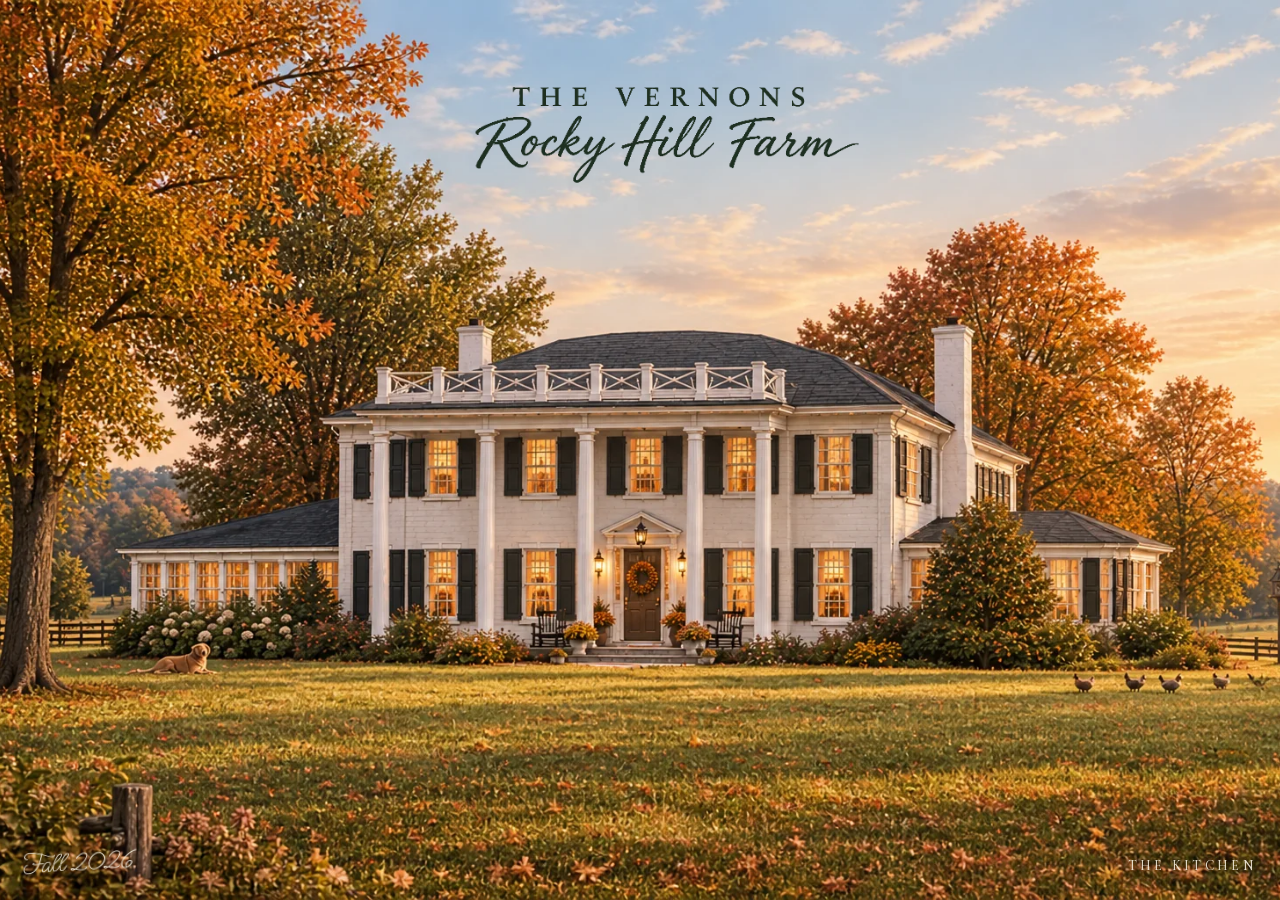
<file: index.html>
<!doctype html>
<html lang="en">
<head>
<meta name="robots" content="noindex, nofollow">
<meta charset="utf-8">
<meta name="viewport" content="width=device-width, initial-scale=1, viewport-fit=cover">
<title>The Vernons · Rocky Hill Farm</title>
<meta name="description" content="The Vernon family's house on the internet. Every window is somebody's room.">
<meta name="theme-color" content="#afc0d3">
<meta property="og:title" content="The Vernons · Rocky Hill Farm">
<meta property="og:description" content="Every window is somebody's room.">
<meta property="og:type" content="website">
<meta property="og:url" content="https://thevernonfam.com/">
<meta property="og:image" content="https://thevernonfam.com/assets/img/house-fall-social.jpg">
<link rel="preload" href="assets/fonts/cormorant-500.woff2" as="font" type="font/woff2" crossorigin>
<link rel="icon" href="assets/img/favicon.svg" type="image/svg+xml">
<link rel="stylesheet" href="assets/base.css">
<link rel="stylesheet" href="assets/home.css">
<script src="assets/seasons.js"></script>
</head>
<body class="home">

<main class="stage">

  <!-- The painting. home.js hangs whichever season it is. -->
  <div class="scene">
    <noscript>
      <img class="art is-on" src="assets/img/house-fall.webp" width="1536" height="1024"
           alt="The Vernon house at Rocky Hill Farm in autumn: a white brick house with tall columns and dark shutters, every window lit, under orange trees at golden hour.">
    </noscript>
  </div>

  <h1 class="wordmark">
    <img src="assets/img/wordmark.webp" width="913" height="243" alt="The Vernons, Rocky Hill Farm">
  </h1>

  <div class="facade" aria-hidden="true"></div>

  <!-- One window each. Positions live in assets/base.css (.w-up-1 … .w-down-4). -->
  <nav class="windows" aria-label="The family — each window is someone's room">
    <a class="window w-up-1"   style="--i:0" href="people/david/"><span class="name">David</span></a>
    <a class="window w-up-2"   style="--i:1" href="people/marlo/"><span class="name">Marlo</span></a>
    <a class="window w-up-3"   style="--i:2" href="people/marilla/"><span class="name">Marilla</span></a>
    <a class="window w-up-4"   style="--i:3" href="people/margaret/"><span class="name">Margaret</span></a>
    <a class="window w-up-5"   style="--i:4" href="people/louisa/"><span class="name">Louisa</span></a>
    <a class="window w-down-1" style="--i:5" href="people/linus/"><span class="name">Linus</span></a>
    <a class="window w-down-2" style="--i:6" href="people/imogen/"><span class="name">Imogen</span></a>
    <a class="window w-down-3" style="--i:7" href="people/isla/"><span class="name">Isla</span></a>
    <a class="window w-down-4" style="--i:8" href="people/carys/"><span class="name">Carys</span></a>
  </nav>

</main>

<footer class="margin">
  <button class="almanac" type="button" title="Turn the season" hidden></button>
  <a class="side-door" href="recipes/">The Kitchen</a>
</footer>

<script src="assets/home.js"></script>
</body>
</html>
</file>
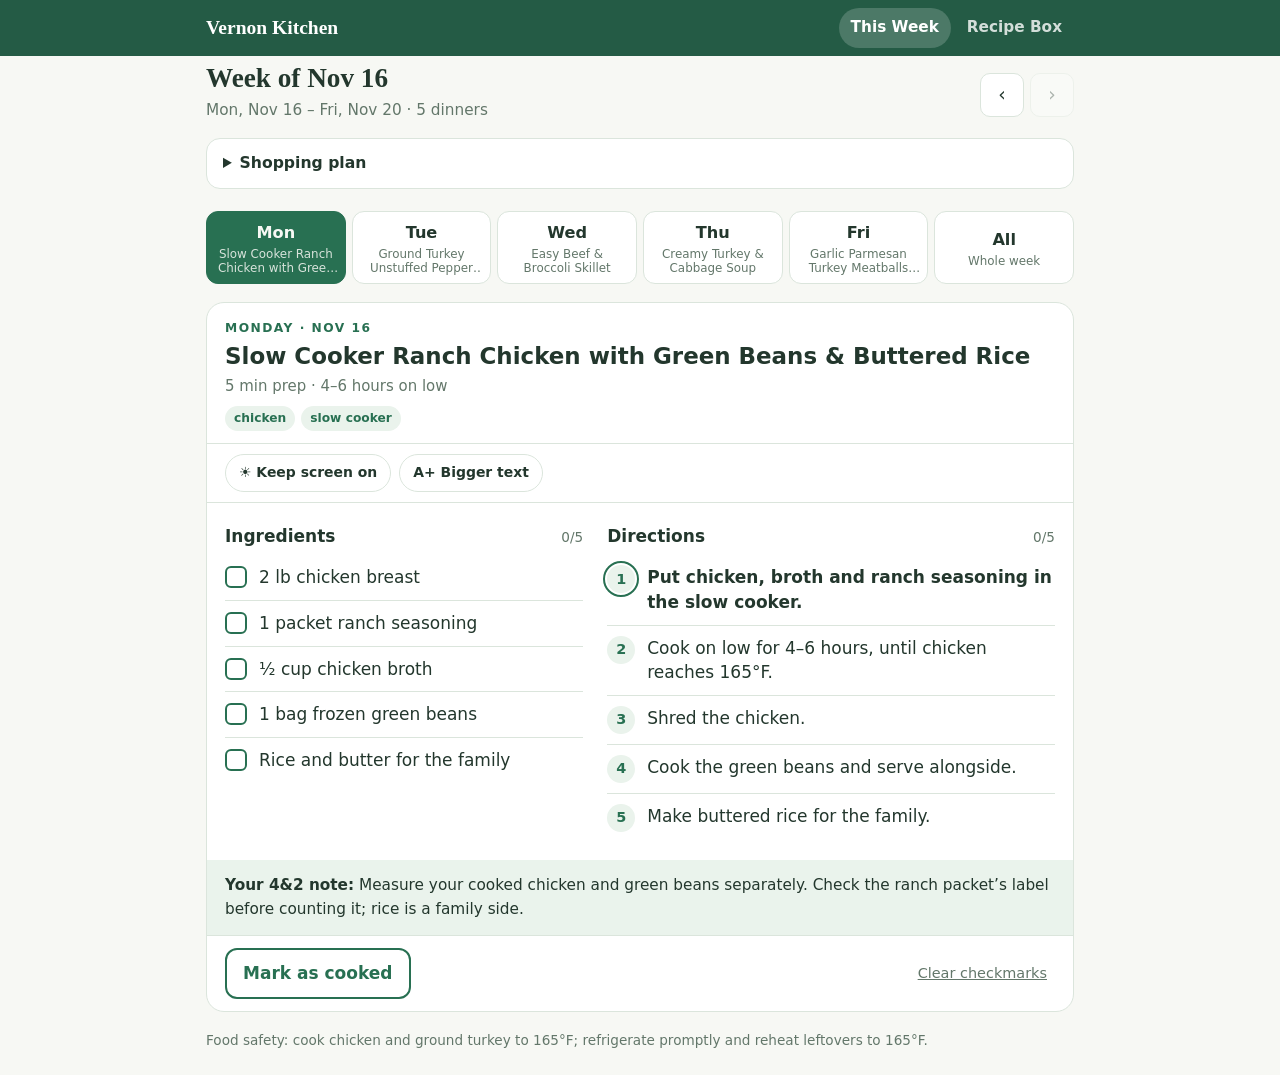
<file: recipes/index.html>
<!doctype html>
<html lang="en">
<head>
<meta name="robots" content="noindex, nofollow">
<meta charset="utf-8">
<meta name="viewport" content="width=device-width,initial-scale=1,viewport-fit=cover">
<title>Vernon Family Recipes</title>
<meta name="theme-color" content="#245b45">
<meta name="apple-mobile-web-app-capable" content="yes">
<meta name="mobile-web-app-capable" content="yes">
<meta name="apple-mobile-web-app-title" content="Recipes">
<link rel="stylesheet" href="style.css">
</head>
<body>
<header class="bar">
  <div class="wrap bar-in">
    <a class="brand" href="#/week">Vernon Kitchen</a>
    <nav class="tabs">
      <a href="#/week" data-tab="week">This Week</a>
      <a href="#/box" data-tab="box">Recipe Box</a>
    </nav>
  </div>
</header>
<main id="app" class="wrap"></main>
<footer class="wrap foot">
  Food safety: cook chicken and ground turkey to 165°F; refrigerate promptly and reheat leftovers to 165°F.
</footer>
<script src="data.js"></script>
<script src="app.js"></script>
</body>
</html>
</file>
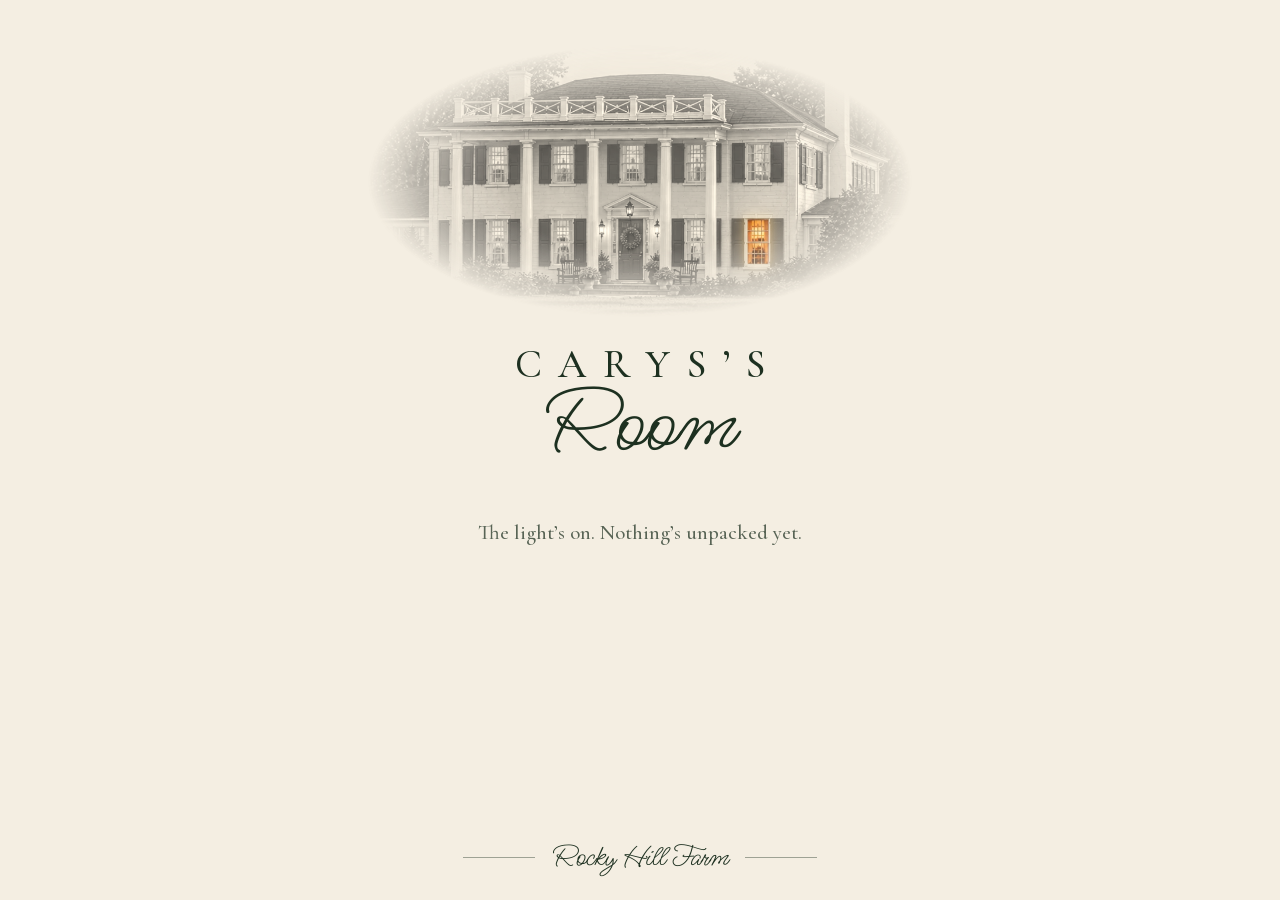
<file: people/carys/index.html>
<!doctype html>
<html lang="en">
<head>
<meta name="robots" content="noindex, nofollow">
<meta charset="utf-8">
<meta name="viewport" content="width=device-width, initial-scale=1, viewport-fit=cover">
<title>Carys’s room · Rocky Hill Farm</title>
<meta name="theme-color" content="#f4eee2">
<link rel="icon" href="../../assets/img/favicon.svg" type="image/svg+xml">
<link rel="stylesheet" href="../../assets/base.css">
<link rel="stylesheet" href="../../assets/room.css">
<script src="../../assets/seasons.js"></script>
<!-- Carys: add your own stylesheet here whenever you like, e.g. <link rel="stylesheet" href="style.css"> -->
</head>
<body class="room-page w-down-4">

<!-- The house, with Carys’s window lit. Click it to go back outside. -->
<a class="you-are-here" href="../../" aria-label="Back to the house">
  <span class="plate"><span class="lamp"></span></span>
</a>

<h1 class="doorplate">
  <span class="who">Carys’s</span>
  <span class="what">Room</span>
</h1>

<!-- ============================================================
     Everything inside <main> is Carys’s to do with as they please:
     a blog, a portfolio, photographs, projects, or nothing at all.
     ============================================================ -->
<main class="room">
  <p class="unpacked">The light’s on. Nothing’s unpacked yet.</p>
</main>

<a class="way-home" href="../../">Rocky Hill Farm</a>

</body>
</html>
</file>
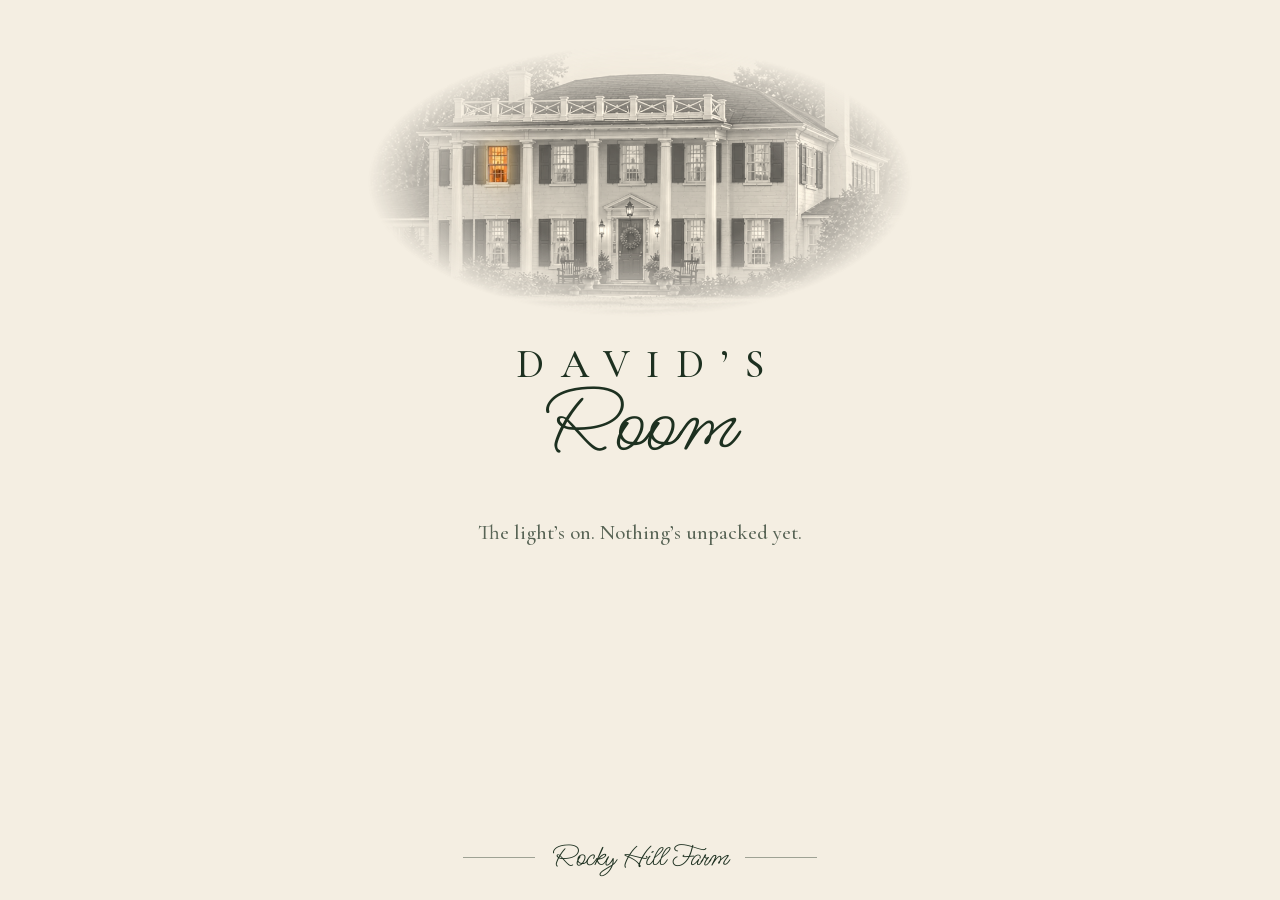
<file: people/david/index.html>
<!doctype html>
<html lang="en">
<head>
<meta name="robots" content="noindex, nofollow">
<meta charset="utf-8">
<meta name="viewport" content="width=device-width, initial-scale=1, viewport-fit=cover">
<title>David’s room · Rocky Hill Farm</title>
<meta name="theme-color" content="#f4eee2">
<link rel="icon" href="../../assets/img/favicon.svg" type="image/svg+xml">
<link rel="stylesheet" href="../../assets/base.css">
<link rel="stylesheet" href="../../assets/room.css">
<script src="../../assets/seasons.js"></script>
<!-- David: add your own stylesheet here whenever you like, e.g. <link rel="stylesheet" href="style.css"> -->
</head>
<body class="room-page w-up-1">

<!-- The house, with David’s window lit. Click it to go back outside. -->
<a class="you-are-here" href="../../" aria-label="Back to the house">
  <span class="plate"><span class="lamp"></span></span>
</a>

<h1 class="doorplate">
  <span class="who">David’s</span>
  <span class="what">Room</span>
</h1>

<!-- ============================================================
     Everything inside <main> is David’s to do with as they please:
     a blog, a portfolio, photographs, projects, or nothing at all.
     ============================================================ -->
<main class="room">
  <p class="unpacked">The light’s on. Nothing’s unpacked yet.</p>
</main>

<a class="way-home" href="../../">Rocky Hill Farm</a>

</body>
</html>
</file>
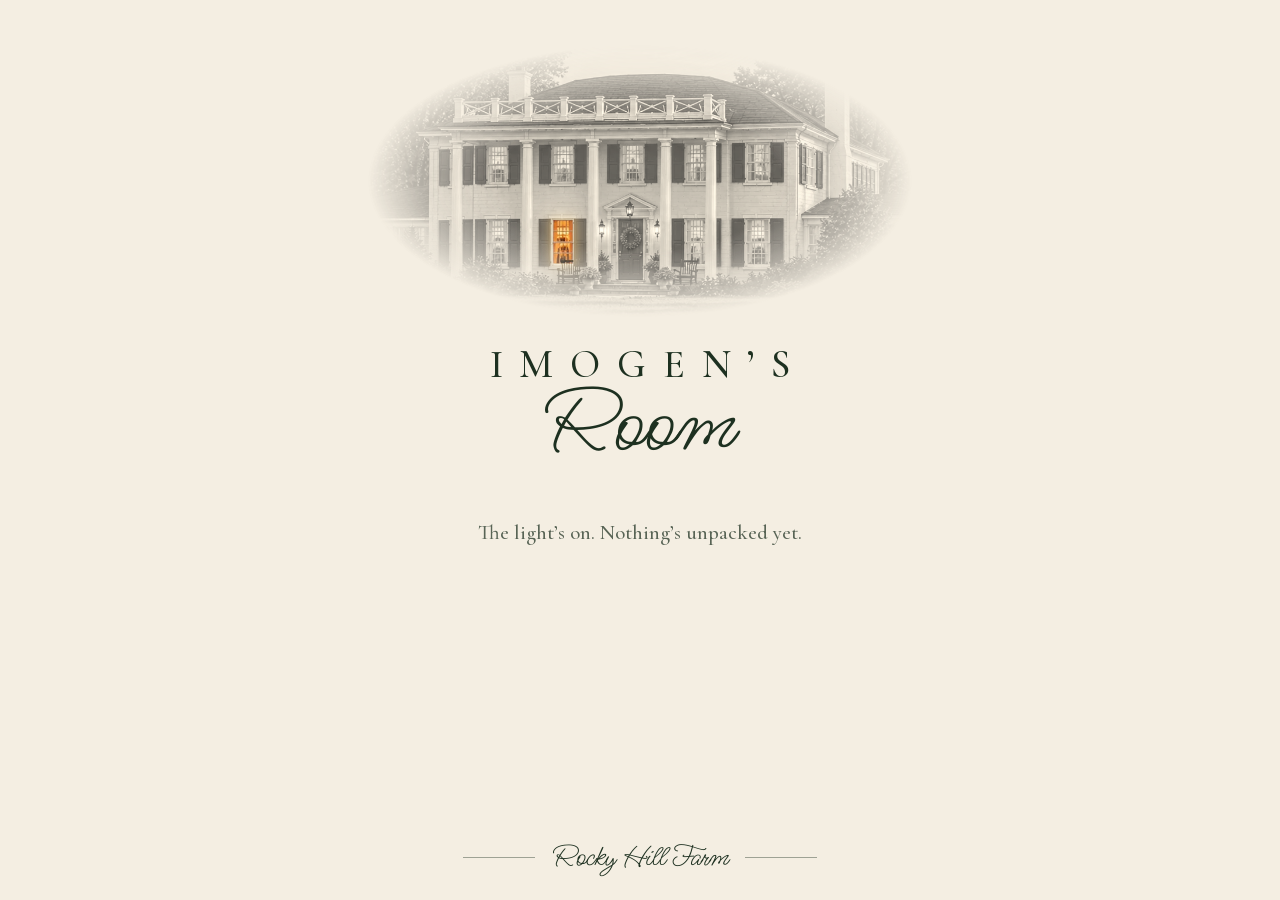
<file: people/imogen/index.html>
<!doctype html>
<html lang="en">
<head>
<meta name="robots" content="noindex, nofollow">
<meta charset="utf-8">
<meta name="viewport" content="width=device-width, initial-scale=1, viewport-fit=cover">
<title>Imogen’s room · Rocky Hill Farm</title>
<meta name="theme-color" content="#f4eee2">
<link rel="icon" href="../../assets/img/favicon.svg" type="image/svg+xml">
<link rel="stylesheet" href="../../assets/base.css">
<link rel="stylesheet" href="../../assets/room.css">
<script src="../../assets/seasons.js"></script>
<!-- Imogen: add your own stylesheet here whenever you like, e.g. <link rel="stylesheet" href="style.css"> -->
</head>
<body class="room-page w-down-2">

<!-- The house, with Imogen’s window lit. Click it to go back outside. -->
<a class="you-are-here" href="../../" aria-label="Back to the house">
  <span class="plate"><span class="lamp"></span></span>
</a>

<h1 class="doorplate">
  <span class="who">Imogen’s</span>
  <span class="what">Room</span>
</h1>

<!-- ============================================================
     Everything inside <main> is Imogen’s to do with as they please:
     a blog, a portfolio, photographs, projects, or nothing at all.
     ============================================================ -->
<main class="room">
  <p class="unpacked">The light’s on. Nothing’s unpacked yet.</p>
</main>

<a class="way-home" href="../../">Rocky Hill Farm</a>

</body>
</html>
</file>
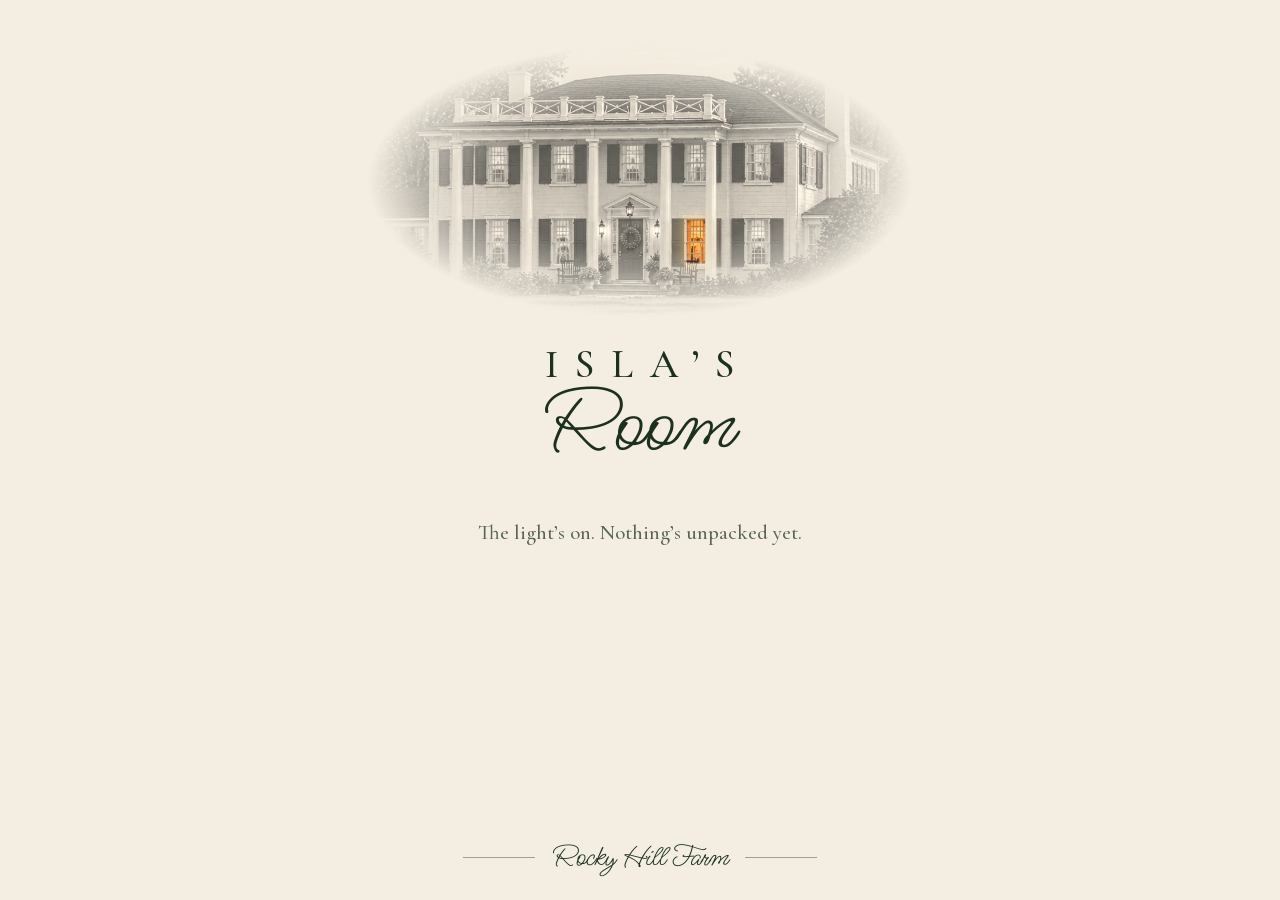
<file: people/isla/index.html>
<!doctype html>
<html lang="en">
<head>
<meta name="robots" content="noindex, nofollow">
<meta charset="utf-8">
<meta name="viewport" content="width=device-width, initial-scale=1, viewport-fit=cover">
<title>Isla’s room · Rocky Hill Farm</title>
<meta name="theme-color" content="#f4eee2">
<link rel="icon" href="../../assets/img/favicon.svg" type="image/svg+xml">
<link rel="stylesheet" href="../../assets/base.css">
<link rel="stylesheet" href="../../assets/room.css">
<script src="../../assets/seasons.js"></script>
<!-- Isla: add your own stylesheet here whenever you like, e.g. <link rel="stylesheet" href="style.css"> -->
</head>
<body class="room-page w-down-3">

<!-- The house, with Isla’s window lit. Click it to go back outside. -->
<a class="you-are-here" href="../../" aria-label="Back to the house">
  <span class="plate"><span class="lamp"></span></span>
</a>

<h1 class="doorplate">
  <span class="who">Isla’s</span>
  <span class="what">Room</span>
</h1>

<!-- ============================================================
     Everything inside <main> is Isla’s to do with as they please:
     a blog, a portfolio, photographs, projects, or nothing at all.
     ============================================================ -->
<main class="room">
  <p class="unpacked">The light’s on. Nothing’s unpacked yet.</p>
</main>

<a class="way-home" href="../../">Rocky Hill Farm</a>

</body>
</html>
</file>
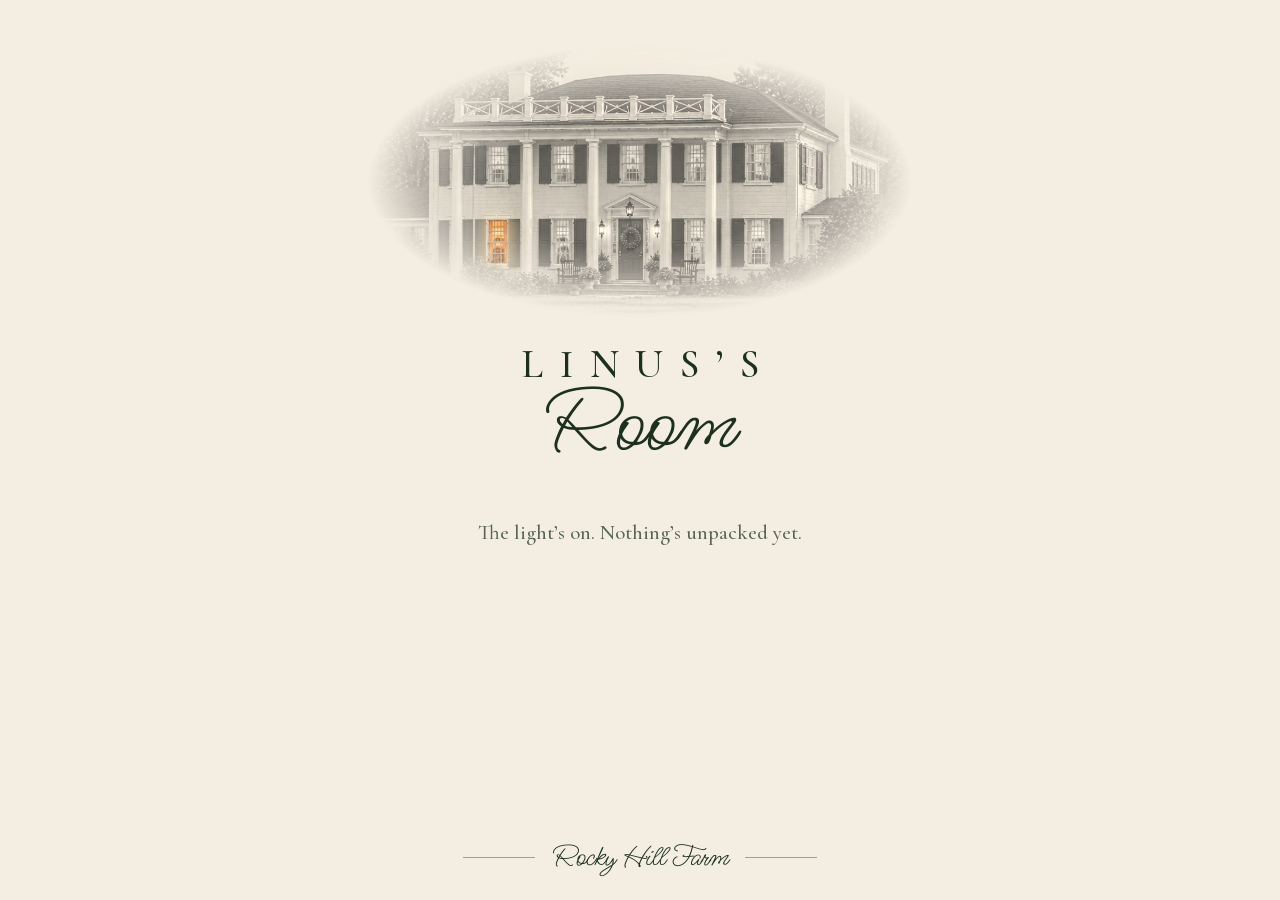
<file: people/linus/index.html>
<!doctype html>
<html lang="en">
<head>
<meta name="robots" content="noindex, nofollow">
<meta charset="utf-8">
<meta name="viewport" content="width=device-width, initial-scale=1, viewport-fit=cover">
<title>Linus’s room · Rocky Hill Farm</title>
<meta name="theme-color" content="#f4eee2">
<link rel="icon" href="../../assets/img/favicon.svg" type="image/svg+xml">
<link rel="stylesheet" href="../../assets/base.css">
<link rel="stylesheet" href="../../assets/room.css">
<script src="../../assets/seasons.js"></script>
<!-- Linus: add your own stylesheet here whenever you like, e.g. <link rel="stylesheet" href="style.css"> -->
</head>
<body class="room-page w-down-1">

<!-- The house, with Linus’s window lit. Click it to go back outside. -->
<a class="you-are-here" href="../../" aria-label="Back to the house">
  <span class="plate"><span class="lamp"></span></span>
</a>

<h1 class="doorplate">
  <span class="who">Linus’s</span>
  <span class="what">Room</span>
</h1>

<!-- ============================================================
     Everything inside <main> is Linus’s to do with as they please:
     a blog, a portfolio, photographs, projects, or nothing at all.
     ============================================================ -->
<main class="room">
  <p class="unpacked">The light’s on. Nothing’s unpacked yet.</p>
</main>

<a class="way-home" href="../../">Rocky Hill Farm</a>

</body>
</html>
</file>
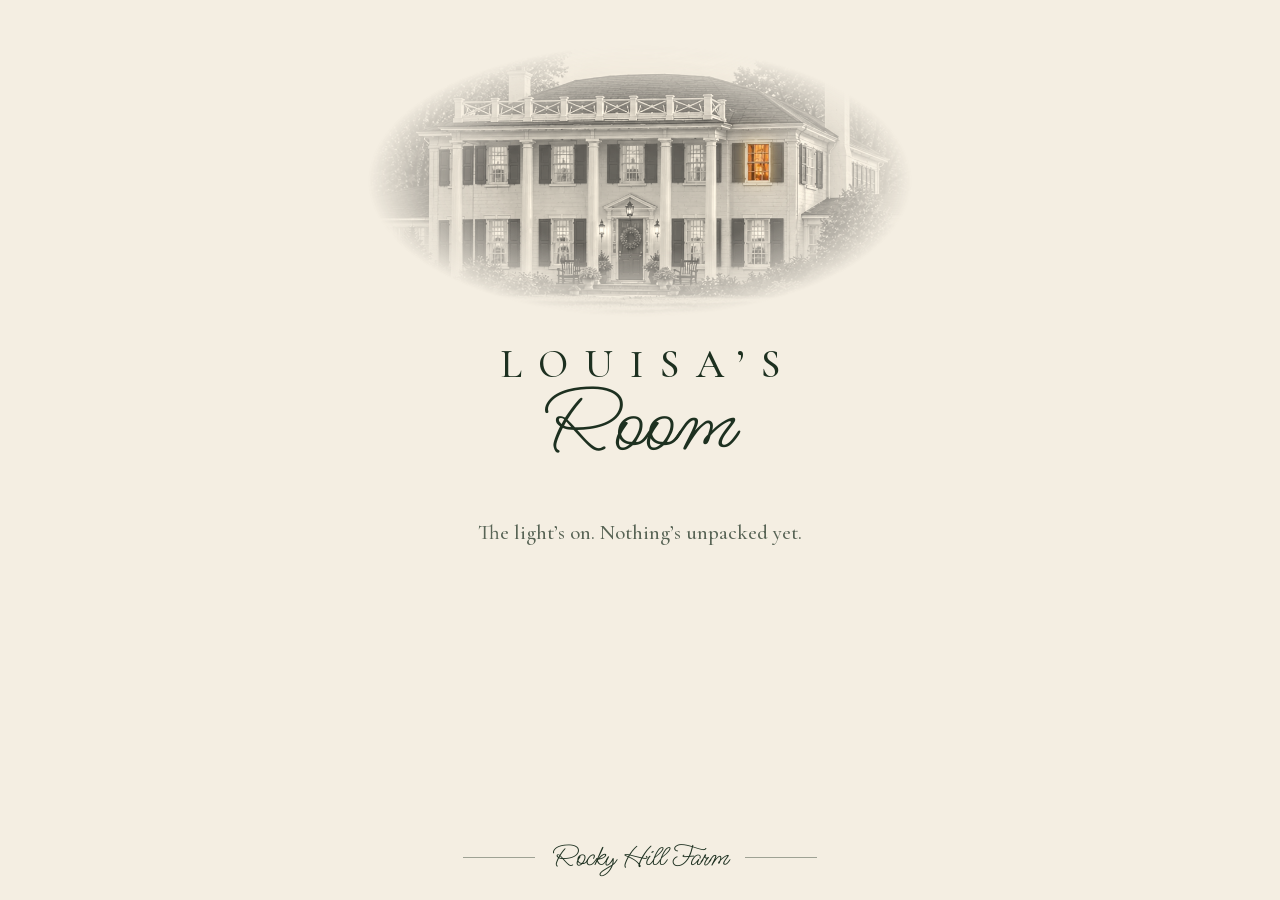
<file: people/louisa/index.html>
<!doctype html>
<html lang="en">
<head>
<meta name="robots" content="noindex, nofollow">
<meta charset="utf-8">
<meta name="viewport" content="width=device-width, initial-scale=1, viewport-fit=cover">
<title>Louisa’s room · Rocky Hill Farm</title>
<meta name="theme-color" content="#f4eee2">
<link rel="icon" href="../../assets/img/favicon.svg" type="image/svg+xml">
<link rel="stylesheet" href="../../assets/base.css">
<link rel="stylesheet" href="../../assets/room.css">
<script src="../../assets/seasons.js"></script>
<!-- Louisa: add your own stylesheet here whenever you like, e.g. <link rel="stylesheet" href="style.css"> -->
</head>
<body class="room-page w-up-5">

<!-- The house, with Louisa’s window lit. Click it to go back outside. -->
<a class="you-are-here" href="../../" aria-label="Back to the house">
  <span class="plate"><span class="lamp"></span></span>
</a>

<h1 class="doorplate">
  <span class="who">Louisa’s</span>
  <span class="what">Room</span>
</h1>

<!-- ============================================================
     Everything inside <main> is Louisa’s to do with as they please:
     a blog, a portfolio, photographs, projects, or nothing at all.
     ============================================================ -->
<main class="room">
  <p class="unpacked">The light’s on. Nothing’s unpacked yet.</p>
</main>

<a class="way-home" href="../../">Rocky Hill Farm</a>

</body>
</html>
</file>
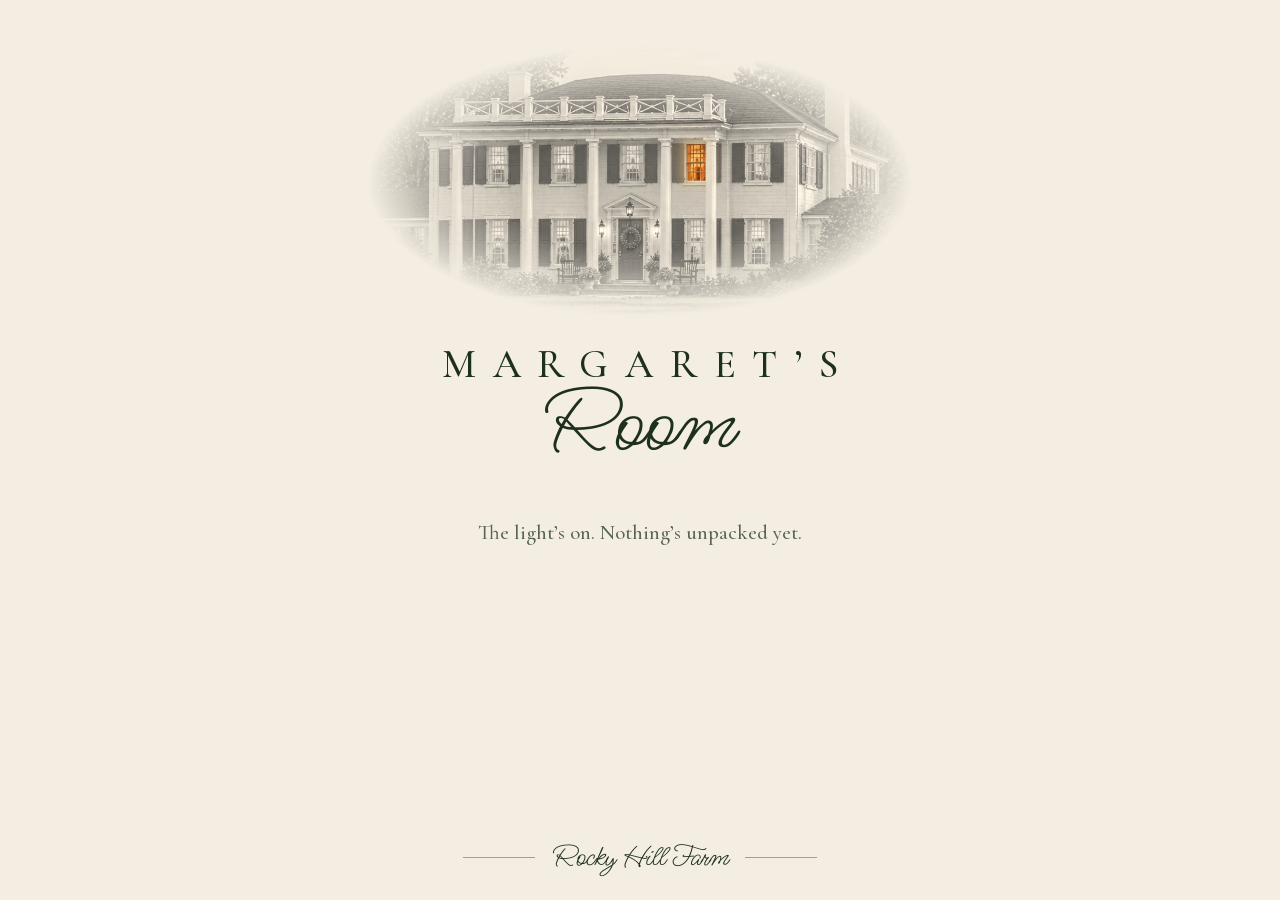
<file: people/margaret/index.html>
<!doctype html>
<html lang="en">
<head>
<meta name="robots" content="noindex, nofollow">
<meta charset="utf-8">
<meta name="viewport" content="width=device-width, initial-scale=1, viewport-fit=cover">
<title>Margaret’s room · Rocky Hill Farm</title>
<meta name="theme-color" content="#f4eee2">
<link rel="icon" href="../../assets/img/favicon.svg" type="image/svg+xml">
<link rel="stylesheet" href="../../assets/base.css">
<link rel="stylesheet" href="../../assets/room.css">
<script src="../../assets/seasons.js"></script>
<!-- Margaret: add your own stylesheet here whenever you like, e.g. <link rel="stylesheet" href="style.css"> -->
</head>
<body class="room-page w-up-4">

<!-- The house, with Margaret’s window lit. Click it to go back outside. -->
<a class="you-are-here" href="../../" aria-label="Back to the house">
  <span class="plate"><span class="lamp"></span></span>
</a>

<h1 class="doorplate">
  <span class="who">Margaret’s</span>
  <span class="what">Room</span>
</h1>

<!-- ============================================================
     Everything inside <main> is Margaret’s to do with as they please:
     a blog, a portfolio, photographs, projects, or nothing at all.
     ============================================================ -->
<main class="room">
  <p class="unpacked">The light’s on. Nothing’s unpacked yet.</p>
</main>

<a class="way-home" href="../../">Rocky Hill Farm</a>

</body>
</html>
</file>
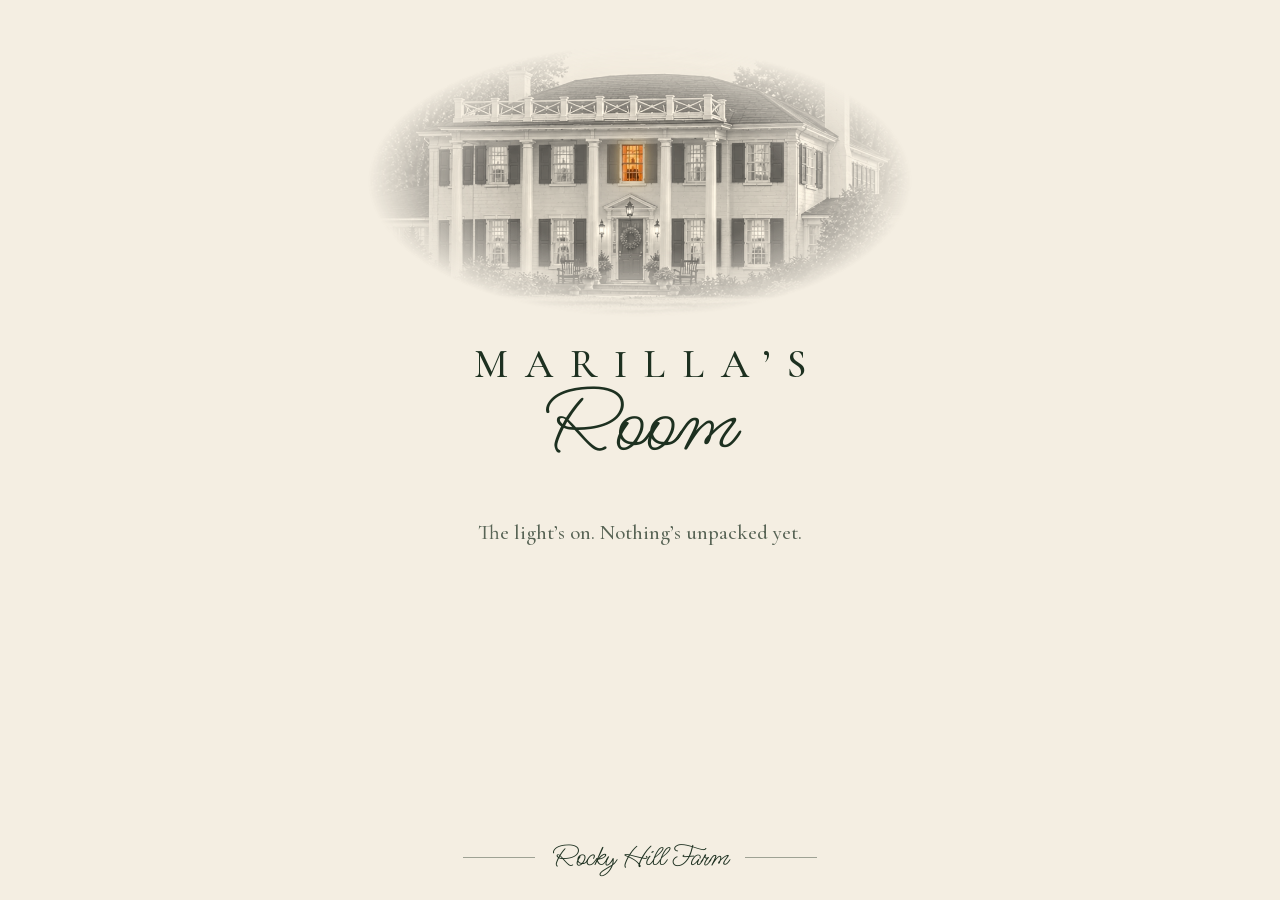
<file: people/marilla/index.html>
<!doctype html>
<html lang="en">
<head>
<meta name="robots" content="noindex, nofollow">
<meta charset="utf-8">
<meta name="viewport" content="width=device-width, initial-scale=1, viewport-fit=cover">
<title>Marilla’s room · Rocky Hill Farm</title>
<meta name="theme-color" content="#f4eee2">
<link rel="icon" href="../../assets/img/favicon.svg" type="image/svg+xml">
<link rel="stylesheet" href="../../assets/base.css">
<link rel="stylesheet" href="../../assets/room.css">
<script src="../../assets/seasons.js"></script>
<!-- Marilla: add your own stylesheet here whenever you like, e.g. <link rel="stylesheet" href="style.css"> -->
</head>
<body class="room-page w-up-3">

<!-- The house, with Marilla’s window lit. Click it to go back outside. -->
<a class="you-are-here" href="../../" aria-label="Back to the house">
  <span class="plate"><span class="lamp"></span></span>
</a>

<h1 class="doorplate">
  <span class="who">Marilla’s</span>
  <span class="what">Room</span>
</h1>

<!-- ============================================================
     Everything inside <main> is Marilla’s to do with as they please:
     a blog, a portfolio, photographs, projects, or nothing at all.
     ============================================================ -->
<main class="room">
  <p class="unpacked">The light’s on. Nothing’s unpacked yet.</p>
</main>

<a class="way-home" href="../../">Rocky Hill Farm</a>

</body>
</html>
</file>
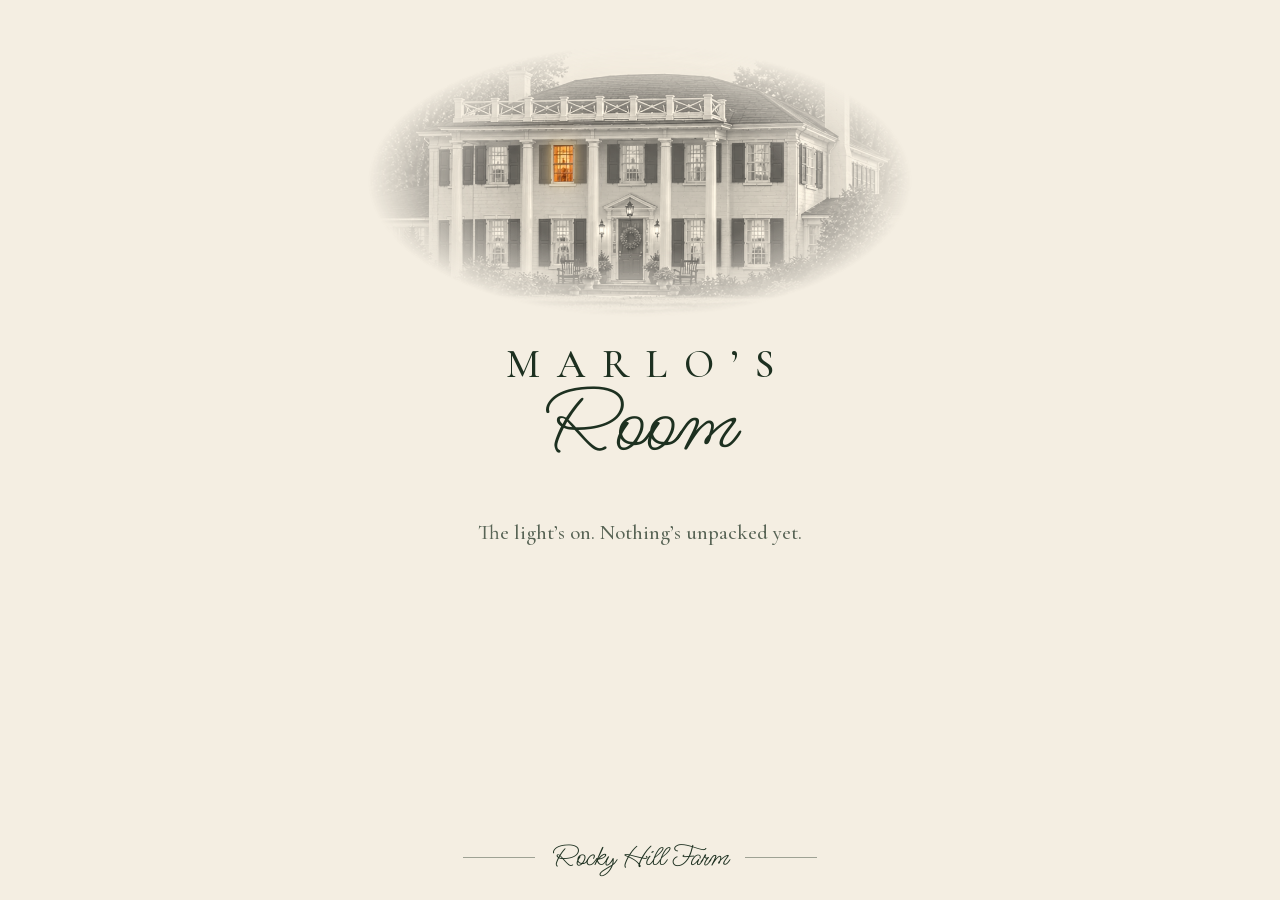
<file: people/marlo/index.html>
<!doctype html>
<html lang="en">
<head>
<meta name="robots" content="noindex, nofollow">
<meta charset="utf-8">
<meta name="viewport" content="width=device-width, initial-scale=1, viewport-fit=cover">
<title>Marlo’s room · Rocky Hill Farm</title>
<meta name="theme-color" content="#f4eee2">
<link rel="icon" href="../../assets/img/favicon.svg" type="image/svg+xml">
<link rel="stylesheet" href="../../assets/base.css">
<link rel="stylesheet" href="../../assets/room.css">
<script src="../../assets/seasons.js"></script>
<!-- Marlo: add your own stylesheet here whenever you like, e.g. <link rel="stylesheet" href="style.css"> -->
</head>
<body class="room-page w-up-2">

<!-- The house, with Marlo’s window lit. Click it to go back outside. -->
<a class="you-are-here" href="../../" aria-label="Back to the house">
  <span class="plate"><span class="lamp"></span></span>
</a>

<h1 class="doorplate">
  <span class="who">Marlo’s</span>
  <span class="what">Room</span>
</h1>

<!-- ============================================================
     Everything inside <main> is Marlo’s to do with as they please:
     a blog, a portfolio, photographs, projects, or nothing at all.
     ============================================================ -->
<main class="room">
  <p class="unpacked">The light’s on. Nothing’s unpacked yet.</p>
</main>

<a class="way-home" href="../../">Rocky Hill Farm</a>

</body>
</html>
</file>
<file: assets/base.css>
/* ==========================================================================
   Rocky Hill Farm — shared foundations
   Used by the house (index.html) and by every room (people/<name>/).
   ========================================================================== */

@font-face {
  font-family: "Cormorant Garamond";
  src: url("fonts/cormorant-500.woff2") format("woff2");
  font-weight: 500;
  font-style: normal;
  font-display: swap;
}

@font-face {
  font-family: "Ms Madi";
  src: url("fonts/ms-madi.woff2") format("woff2");
  font-weight: 400;
  font-style: normal;
  font-display: swap;
}

:root {
  --ink: #1d3020;          /* the wordmark's green-black */
  --paper: #f4eee2;
  --cream: #f6efdf;
  --lamplight: #ffd98a;
  --sky: #afc0d3;          /* overwritten per season by seasons.js */
  --art: url("img/house-fall.webp"); /* ditto */

  --serif: "Cormorant Garamond", "Iowan Old Style", "Palatino Linotype", Palatino, Georgia, serif;
  --hand: "Ms Madi", "Snell Roundhand", "Apple Chancery", cursive;
}

*,
*::before,
*::after {
  box-sizing: border-box;
}

html {
  -webkit-text-size-adjust: 100%;
  text-size-adjust: 100%;
}

body {
  margin: 0;
  font-family: var(--serif);
  font-weight: 500;
  color: var(--ink);
  -webkit-font-smoothing: antialiased;
}

/* --------------------------------------------------------------------------
   The nine windows.
   Coordinates are percentages of the house artwork (1536 × 1024), measured
   to the glass of each window. Every seasonal painting must keep the house
   in the same place, so these never change with the season.

     --x  centre of the glass      --y  top of the glass
     --w  width of the glass       --h  height of the glass

   To move someone to a different window, swap the class on their link in
   index.html and on <body> in their room.
   -------------------------------------------------------------------------- */

.w-up-1   { --x: 33.95%; --y: 48.83%; --w: 2.25%; --h: 6.15%; }
.w-up-2   { --x: 41.28%; --y: 48.73%; --w: 2.25%; --h: 6.15%; }
.w-up-3   { --x: 48.96%; --y: 48.63%; --w: 2.35%; --h: 6.15%; }
.w-up-4   { --x: 56.05%; --y: 48.54%; --w: 2.15%; --h: 6.15%; }
.w-up-5   { --x: 62.99%; --y: 48.54%; --w: 2.40%; --h: 6.15%; }
.w-down-1 { --x: 33.95%; --y: 61.23%; --w: 2.25%; --h: 7.30%; }
.w-down-2 { --x: 41.24%; --y: 61.23%; --w: 2.25%; --h: 7.30%; }
.w-down-3 { --x: 56.05%; --y: 61.13%; --w: 2.15%; --h: 7.40%; }
.w-down-4 { --x: 62.99%; --y: 61.04%; --w: 2.40%; --h: 7.50%; }
</file>
<file: assets/home.css>
/* ==========================================================================
   The house — front page
   ========================================================================== */

.home {
  --vh: 100vh;

  /* The painting is 3:2. It fills the screen, but never zooms in so far
     that the nine windows run off the sides (phones), and never crops so
     hard that the house loses its roof or lawn (ultra-wide monitors). */
  --W: min(max(100vw, calc(var(--vh) * 1.5)), 236vw, calc(var(--vh) * 2.05));
  --H: calc(var(--W) / 1.5);
  --top: max(calc(var(--vh) - var(--H)), min(0px, calc(var(--vh) * 0.5 - var(--H) * 0.42)));

  position: relative;
  height: var(--vh);
  overflow: hidden;
  background: var(--sky);
  transition: background-color 1.4s ease;
}

@supports (height: 100dvh) {
  .home { --vh: 100dvh; }
}

.stage {
  position: absolute;
  top: var(--top);
  /* keep the front door in the middle of the screen */
  left: clamp(calc(100vw - var(--W)), calc(50vw - var(--W) * 0.486), 0px);
  width: var(--W);
  height: var(--H);
  container-type: size;
}

/* ---- the painting ------------------------------------------------------- */

.scene,
.scene .art {
  position: absolute;
  inset: 0;
  width: 100%;
  height: 100%;
}

.scene .art {
  display: block;
  object-fit: cover;
  opacity: 0;
  transition: opacity 1.4s ease;
  user-select: none;
  -webkit-user-drag: none;
}

.scene .art.is-on {
  opacity: 1;
}

/* ---- the wordmark ------------------------------------------------------- */

.wordmark {
  position: absolute;
  margin: 0;
  left: 50.6%;
  /* halfway between the top of the screen and the roofline */
  top: calc((var(--H) * 0.30 - var(--top)) / 2);
  width: 29%;
  transform: translate(-50%, -50%);
  pointer-events: none;
}

.wordmark img {
  display: block;
  width: 100%;
  height: auto;
}

/* ---- the windows -------------------------------------------------------- */

.facade {
  position: absolute;
  left: 26.5%;
  top: 46.5%;
  width: 41%;
  height: 25.5%;
}

.windows {
  position: absolute;
  inset: 0;
  pointer-events: none;
}

.window {
  position: absolute;
  left: calc(var(--x) - var(--w) / 2);
  top: var(--y);
  width: var(--w);
  height: var(--h);
  pointer-events: auto;
  color: var(--cream);
  text-decoration: none;
  outline: none;
  -webkit-tap-highlight-color: transparent;
}

/* a generous target: the glass, its shutters, and the nameplate below */
.window::after {
  content: "";
  position: absolute;
  inset: -12% -78% -42%;
}

/* lamplight: brightens the glass and spills a little onto the brick */
.window::before {
  content: "";
  position: absolute;
  inset: 0;
  background: radial-gradient(ellipse at 50% 62%, rgba(255, 240, 200, 0.62) 0%, rgba(255, 205, 120, 0.5) 60%, rgba(245, 170, 80, 0.4) 100%);
  box-shadow:
    0 0 0.9cqw 0.3cqw rgba(255, 214, 140, 0.75),
    0 0 3.4cqw 1.1cqw rgba(255, 196, 110, 0.4);
  mix-blend-mode: screen;
  opacity: 0;
  transition: opacity 0.28s ease;
}

.name {
  position: absolute;
  left: 50%;
  top: calc(100% + 0.75em);
  transform: translate(-50%, 0.25em);
  padding: 0.34em 0.62em 0.26em 0.84em; /* extra on the left balances the tracking */
  background: var(--ink);
  font-size: clamp(9.5px, 0.74cqw, 15px);
  line-height: 1;
  letter-spacing: 0.22em;
  text-transform: uppercase;
  white-space: nowrap;
  opacity: 0;
  transition: opacity 0.28s ease, transform 0.28s ease, color 0.28s ease;
}

/* Come near the house and the nameplates appear, quietly… */
.facade:hover ~ .windows .name,
.windows:hover .name,
.windows:focus-within .name {
  opacity: 0.78;
  transform: translate(-50%, 0);
}

/* …and the window you're at lights up. */
.window:hover::before,
.window:focus-visible::before,
.window:active::before {
  opacity: 1;
}

.window:hover .name,
.window:focus-visible .name {
  opacity: 1;
  color: var(--lamplight);
  transform: translate(-50%, 0);
}

.window:focus-visible::before {
  outline: 2px solid var(--cream);
  outline-offset: 3px;
}

/* No hover to rely on: the nameplates simply stay up. */
@media (hover: none) {
  .name {
    opacity: 0.92;
    transform: translate(-50%, 0);
  }
}

/* When the painting itself is small (phones), set the plates a little tighter
   so nine of them fit across the front of the house. */
@container (max-width: 1100px) {
  .name {
    padding: 0.36em 0.5em 0.28em 0.6em;
    font-size: 9px;
    letter-spacing: 0.1em;
  }
}

@container (max-width: 860px) {
  .name {
    padding: 0.34em 0.3em 0.26em 0.36em;
    font-size: 8.5px;
    letter-spacing: 0.06em;
  }
}

/* Roll call: once per visit, each window lights in turn. */
.is-rollcall .window::before {
  animation: lamp 1.5s ease both;
  animation-delay: calc(var(--i) * 0.13s);
}

.is-rollcall .name {
  animation: plate 2.6s ease both;
  animation-delay: calc(var(--i) * 0.13s);
}

@keyframes lamp {
  0%, 100% { opacity: 0; }
  30%, 55% { opacity: 1; }
}

@keyframes plate {
  0%   { opacity: 0; transform: translate(-50%, 0.25em); }
  18%, 78% { opacity: 0.9; transform: translate(-50%, 0); }
}

/* ---- the margin: a date-stamp and one small door ------------------------ */

.margin {
  position: absolute;
  inset: auto 0 0 0;
  display: flex;
  justify-content: space-between;
  align-items: flex-end;
  padding: 0 max(1.5rem, env(safe-area-inset-right)) max(1.1rem, env(safe-area-inset-bottom)) max(1.5rem, env(safe-area-inset-left));
  color: var(--cream);
  text-shadow: 0 1px 10px rgba(20, 30, 10, 0.55);
  pointer-events: none;
}

.margin > * {
  pointer-events: auto;
}

/* The season switch: the painting's date, written in the corner.
   Click it and the year turns. */
.almanac {
  appearance: none;
  border: 0;
  padding: 0.3rem 0.4rem;
  margin: 0 0 -0.3rem -0.4rem;
  background: none;
  color: inherit;
  text-shadow: inherit;
  font-family: var(--hand);
  font-size: clamp(1.7rem, 2.3vw, 2.3rem);
  line-height: 1;
  transform: rotate(-4deg);
  transform-origin: left bottom;
  cursor: pointer;
  opacity: 0.9;
  transition: opacity 0.2s ease;
}

.almanac:hover {
  opacity: 1;
}

.side-door {
  padding: 0.5rem 0;
  color: inherit;
  font-size: 0.86rem;
  letter-spacing: 0.24em;
  text-transform: uppercase;
  text-decoration: none;
  opacity: 0.9;
  transition: opacity 0.2s ease;
}

.side-door:hover {
  opacity: 1;
  text-decoration: underline;
  text-underline-offset: 0.35em;
  text-decoration-thickness: 1px;
}

.almanac:focus-visible,
.side-door:focus-visible {
  outline: 1px solid var(--cream);
  outline-offset: 4px;
  opacity: 1;
}

/* ---- phones held upright ------------------------------------------------
   The house can't fill the height without losing windows off the sides, so
   it sits on the bottom of the screen and the sky carries on above it. */

@media (max-aspect-ratio: 636/1000) {
  .scene {
    -webkit-mask-image: linear-gradient(to bottom, transparent 1%, #000 19%);
    mask-image: linear-gradient(to bottom, transparent 1%, #000 19%);
  }

  .wordmark {
    width: 31%;
  }
}

/* ---- very wide monitors --------------------------------------------------
   The painting stops growing; a soft out-of-focus copy fills the sides. */

@media (min-aspect-ratio: 205/100) {
  .home::before {
    content: "";
    position: absolute;
    inset: -8%;
    background: var(--art) center / cover;
    filter: blur(40px) brightness(0.82);
  }

  .stage {
    left: calc((100vw - var(--W)) / 2);
  }

  .scene {
    -webkit-mask-image: linear-gradient(to right, transparent, #000 5%, #000 95%, transparent);
    mask-image: linear-gradient(to right, transparent, #000 5%, #000 95%, transparent);
  }
}

/* ---- calm ---------------------------------------------------------------- */

@media (prefers-reduced-motion: reduce) {
  .home,
  .scene .art,
  .window::before,
  .name,
  .almanac,
  .side-door {
    transition-duration: 0.01s;
  }

  .is-rollcall .window::before,
  .is-rollcall .name {
    animation: none;
  }
}
</file>
<file: recipes/style.css>
:root {
  --bg: #f7f8f4;
  --card: #ffffff;
  --ink: #23372d;
  --muted: #63776a;
  --line: #dbe5dc;
  --brand: #245b45;
  --accent: #287052;
  --soft: #eaf3ec;
  --done: #9aa99f;
  --on-brand: #ffffff;
  --fs: 17px;
}
@media (prefers-color-scheme: dark) {
  :root {
    --bg: #121a16;
    --card: #1b2620;
    --ink: #e4ece6;
    --muted: #9db0a3;
    --line: #2c3b33;
    --brand: #1d4a38;
    --accent: #7cc7a0;
    --soft: #22332a;
    --done: #5f7166;
  }
}

* { box-sizing: border-box; }
html { -webkit-text-size-adjust: 100%; }
body {
  margin: 0;
  background: var(--bg);
  color: var(--ink);
  font: var(--fs)/1.55 system-ui, -apple-system, "Segoe UI", sans-serif;
}
a { color: var(--accent); }
button { font: inherit; color: inherit; cursor: pointer; }
.wrap { max-width: 900px; margin: 0 auto; padding: 0 16px; }

/* Top bar */
.bar {
  background: var(--brand);
  color: var(--on-brand);
  padding-top: env(safe-area-inset-top);
}
.bar-in { display: flex; align-items: center; justify-content: space-between; gap: 12px; min-height: 56px; }
.brand { color: inherit; text-decoration: none; font: 700 1.15em Georgia, serif; white-space: nowrap; }
.tabs { display: flex; gap: 4px; }
.tabs a {
  color: inherit; text-decoration: none; font-weight: 600; font-size: .9em;
  padding: 8px 12px; border-radius: 999px; opacity: .8; white-space: nowrap;
}
.tabs a.on { background: rgba(255,255,255,.18); opacity: 1; }

main { padding-top: 16px; padding-bottom: 32px; min-height: 60vh; }
h1 { font: 700 1.6em/1.2 Georgia, serif; margin: 6px 0 4px; }
.sub { color: var(--muted); margin: 0 0 12px; font-size: .9em; }

/* Week header */
.week-head { display: flex; align-items: center; justify-content: space-between; gap: 8px; }
.week-nav { display: flex; gap: 6px; }
.icon-btn {
  background: var(--card); border: 1px solid var(--line); border-radius: 10px;
  min-width: 44px; height: 44px; display: inline-flex; align-items: center; justify-content: center;
  text-decoration: none; color: var(--ink); font-size: 1.1em;
}
.icon-btn[aria-disabled="true"] { opacity: .35; pointer-events: none; }

details.shop {
  background: var(--card); border: 1px solid var(--line); border-radius: 14px;
  padding: 12px 16px; margin: 4px 0 14px; font-size: .92em;
}
details.shop summary { font-weight: 700; cursor: pointer; }
details.shop p { margin: 8px 0 0; }

/* Sticky day strip */
.days {
  position: sticky; top: 0; z-index: 5;
  display: grid; grid-template-columns: repeat(6, 1fr); gap: 6px;
  background: var(--bg); padding: 8px 0;
  margin: 0 -16px; padding-left: 16px; padding-right: 16px;
}
.day {
  background: var(--card); border: 1px solid var(--line); border-radius: 12px;
  padding: 8px 4px; text-align: center; text-decoration: none; color: var(--ink);
  min-height: 56px; display: flex; flex-direction: column; justify-content: center; gap: 2px;
  position: relative;
}
.day b { font-size: .95em; white-space: nowrap; }
.day small { font-size: .7em; color: var(--muted); line-height: 1.2; display: none; }
.day.today b::after { content: ""; display: inline-block; width: 6px; height: 6px; border-radius: 50%; background: var(--accent); margin-left: 4px; vertical-align: middle; }
.day.on { background: var(--accent); border-color: var(--accent); color: var(--bg); }
.day.on small { color: inherit; opacity: .85; }
.day.cooked:not(.on) b { color: var(--done); text-decoration: line-through; }
@media (min-width: 700px) {
  .day small { display: block; overflow: hidden; display: -webkit-box; -webkit-line-clamp: 2; -webkit-box-orient: vertical; }
  .day { min-height: 72px; padding: 8px; }
}

/* Recipe card */
.card {
  background: var(--card); border: 1px solid var(--line); border-radius: 18px;
  margin: 10px 0 18px; overflow: hidden;
}
.card-top { padding: 16px 18px 12px; border-bottom: 1px solid var(--line); }
.kicker { color: var(--accent); font-weight: 800; letter-spacing: .12em; font-size: .72em; text-transform: uppercase; }
.card-top h2 { margin: 4px 0; font-size: 1.35em; line-height: 1.25; }
.card-top h2 a { color: inherit; text-decoration: none; }
.meta { color: var(--muted); font-size: .88em; margin: 0; }
.tags { display: flex; flex-wrap: wrap; gap: 6px; margin-top: 8px; }
.tag { background: var(--soft); color: var(--accent); font-size: .72em; font-weight: 700; padding: 3px 9px; border-radius: 999px; }
.leftover-link { display: inline-block; margin-top: 8px; font-size: .88em; }

.tools { display: flex; flex-wrap: wrap; gap: 8px; padding: 10px 18px; border-bottom: 1px solid var(--line); }
.chip {
  background: transparent; border: 1px solid var(--line); border-radius: 999px;
  padding: 7px 13px; font-size: .82em; font-weight: 600; min-height: 38px;
}
.chip[aria-pressed="true"] { background: var(--accent); border-color: var(--accent); color: var(--bg); }

.cols { display: grid; grid-template-columns: 1fr 1.25fr; gap: 24px; padding: 6px 18px 18px; }
@media (max-width: 700px) { .cols { grid-template-columns: 1fr; gap: 0; } }
h3 { margin: 14px 0 6px; font-size: 1em; display: flex; justify-content: space-between; align-items: baseline; }
h3 .count { color: var(--muted); font-weight: 500; font-size: .8em; }

ul.check, ol.steps { list-style: none; padding: 0; margin: 0; }
.check li button, .steps li button {
  display: flex; gap: 12px; align-items: flex-start; width: 100%; text-align: left;
  background: none; border: 0; padding: 10px 0; border-bottom: 1px solid var(--line);
  line-height: 1.45;
}
.check li:last-child button, .steps li:last-child button { border-bottom: 0; }
.box {
  flex: 0 0 22px; height: 22px; border: 2px solid var(--accent); border-radius: 6px; margin-top: 1px;
  display: inline-flex; align-items: center; justify-content: center; font-size: 14px; color: var(--bg);
}
.num {
  flex: 0 0 28px; height: 28px; border-radius: 50%; background: var(--soft); color: var(--accent);
  font-weight: 800; font-size: .85em; display: inline-flex; align-items: center; justify-content: center;
}
li.done .box { background: var(--accent); }
li.done .box::after { content: "✓"; }
li.done .txt { color: var(--done); text-decoration: line-through; }
li.done .num { background: var(--accent); color: var(--bg); }
li.current .txt { font-weight: 600; }
li.current .num { outline: 2px solid var(--accent); outline-offset: 2px; }

aside.note { padding: 14px 18px; background: var(--soft); font-size: .9em; }

.cooked-row { display: flex; justify-content: space-between; align-items: center; gap: 10px; padding: 12px 18px; border-top: 1px solid var(--line); }
.cooked-btn {
  background: var(--card); border: 2px solid var(--accent); color: var(--accent);
  border-radius: 12px; padding: 10px 16px; font-weight: 700; min-height: 46px;
}
.cooked-btn[aria-pressed="true"] { background: var(--accent); color: var(--bg); }
.reset { background: none; border: 0; color: var(--muted); text-decoration: underline; font-size: .85em; padding: 8px; }

.swipe-hint { text-align: center; color: var(--muted); font-size: .78em; margin: -6px 0 6px; }
@media (min-width: 700px) { .swipe-hint { display: none; } }

/* Recipe box */
.search {
  width: 100%; font: inherit; padding: 12px 14px; border-radius: 12px;
  border: 1px solid var(--line); background: var(--card); color: var(--ink);
}
.filters { display: flex; flex-wrap: wrap; gap: 6px; margin: 10px 0 4px; }
.grid { display: grid; grid-template-columns: repeat(auto-fill, minmax(240px, 1fr)); gap: 12px; margin-top: 12px; }
.tile {
  background: var(--card); border: 1px solid var(--line); border-radius: 14px; padding: 14px 16px;
  text-decoration: none; color: var(--ink); display: block;
}
.tile h2 { font-size: 1.05em; margin: 0 0 4px; line-height: 1.3; }
.tile .meta { font-size: .8em; }
.empty { color: var(--muted); text-align: center; padding: 30px 0; }
.back { display: inline-block; margin: 2px 0 4px; text-decoration: none; font-weight: 600; font-size: .9em; }

.foot { color: var(--muted); font-size: .8em; padding-bottom: calc(24px + env(safe-area-inset-bottom)); }

@media print {
  .bar, .days, .tools, .week-nav, .cooked-row, .swipe-hint, .back { display: none !important; }
  body { background: #fff; color: #000; font-size: 11pt; }
  .card { break-inside: avoid; border-color: #ccc; }
  details.shop { border-color: #ccc; }
}
</file>
<file: assets/room.css>
/* ==========================================================================
   A room — the shared starting point for every page under people/.

   Each room is its own page and can grow in any direction: add a stylesheet
   next to its index.html, replace everything inside <main>, or throw this
   file out entirely. The only thing worth keeping is a way back to the house.
   ========================================================================== */

.room-page {
  min-height: 100vh;
  min-height: 100svh;
  display: flex;
  flex-direction: column;
  align-items: center;
  padding: clamp(1.5rem, 5vh, 3.5rem) 1.5rem clamp(1.25rem, 3vh, 2rem);
  background: var(--paper);
  text-align: center;
}

/* ---- you are here: the house, with one window lit ----------------------- */

.you-are-here {
  position: relative;
  display: block;
  width: min(34rem, 100%);
  aspect-ratio: 2 / 1;
  overflow: hidden;
  container-type: inline-size;
  -webkit-mask-image: radial-gradient(ellipse 50% 50% at 50% 50%, #000 52%, transparent 100%);
  mask-image: radial-gradient(ellipse 50% 50% at 50% 50%, #000 52%, transparent 100%);
  -webkit-tap-highlight-color: transparent;
}

/* the whole painting, framed on the house */
.you-are-here .plate {
  position: absolute;
  width: 165cqw;
  height: 110cqw;
  left: -32.2cqw;
  top: -35.2cqw;
}

.you-are-here .plate::before,
.you-are-here .plate::after {
  content: "";
  position: absolute;
  inset: 0;
  background: var(--art) center / cover;
}

/* …printed like an old engraving… */
.you-are-here .plate::before {
  filter: grayscale(1) contrast(0.82) brightness(1.12) sepia(0.28);
  opacity: 0.8;
}

/* …except for one window, left in colour. */
.you-are-here .plate::after {
  clip-path: inset(
    var(--y)
    calc(100% - var(--x) - var(--w) / 2)
    calc(100% - var(--y) - var(--h))
    calc(var(--x) - var(--w) / 2)
  );
}

.you-are-here .lamp {
  position: absolute;
  left: calc(var(--x) - var(--w) / 2);
  top: var(--y);
  width: var(--w);
  height: var(--h);
  background: radial-gradient(ellipse at 50% 60%, #fff3cf, #ffd27a 60%, #f5a94a);
  mix-blend-mode: screen;
  box-shadow:
    0 0 1.6cqw 0.5cqw rgba(255, 196, 96, 0.6),
    0 0 5cqw 1.6cqw rgba(255, 186, 90, 0.28);
  opacity: 0.85;
}

.you-are-here:focus-visible {
  outline: 1px solid var(--ink);
  outline-offset: 6px;
}

/* ---- whose room --------------------------------------------------------- */

.doorplate {
  margin: clamp(0.5rem, 3vh, 2rem) 0 0;
  font-weight: 500;
  line-height: 1;
}

.doorplate .who {
  display: block;
  padding-left: 0.42em; /* centre the tracked capitals */
  font-size: clamp(1.5rem, 5.4vw, 2.5rem);
  letter-spacing: 0.42em;
  text-transform: uppercase;
}

.doorplate .what {
  display: block;
  margin-top: -0.02em;
  font-family: var(--hand);
  font-size: clamp(3.4rem, 12vw, 5.6rem);
  font-weight: 400;
}

/* ---- the room itself: everything in <main> belongs to its owner --------- */

.room {
  flex: 1;
  width: min(38rem, 100%);
  margin-top: clamp(1.5rem, 5vh, 3rem);
  font-size: 1.3rem;
  line-height: 1.5;
  text-align: left;
}

.room .unpacked {
  margin: 0;
  text-align: center;
  font-style: normal;
  opacity: 0.72;
}

/* ---- the way back ------------------------------------------------------- */

.way-home {
  display: flex;
  align-items: center;
  gap: 1.1rem;
  margin-top: 3rem;
  color: inherit;
  font-family: var(--hand);
  font-size: 1.9rem;
  line-height: 1;
  text-decoration: none;
}

.way-home::before,
.way-home::after {
  content: "";
  width: clamp(2rem, 9vw, 4.5rem);
  height: 1px;
  background: currentColor;
  opacity: 0.4;
  transition: width 0.25s ease, opacity 0.25s ease;
}

.way-home:hover::before,
.way-home:hover::after {
  width: clamp(2.6rem, 11vw, 5.5rem);
  opacity: 0.7;
}

.way-home:focus-visible {
  outline: 1px solid var(--ink);
  outline-offset: 8px;
}

@media (prefers-reduced-motion: reduce) {
  .way-home::before,
  .way-home::after {
    transition: none;
  }
}
</file>
